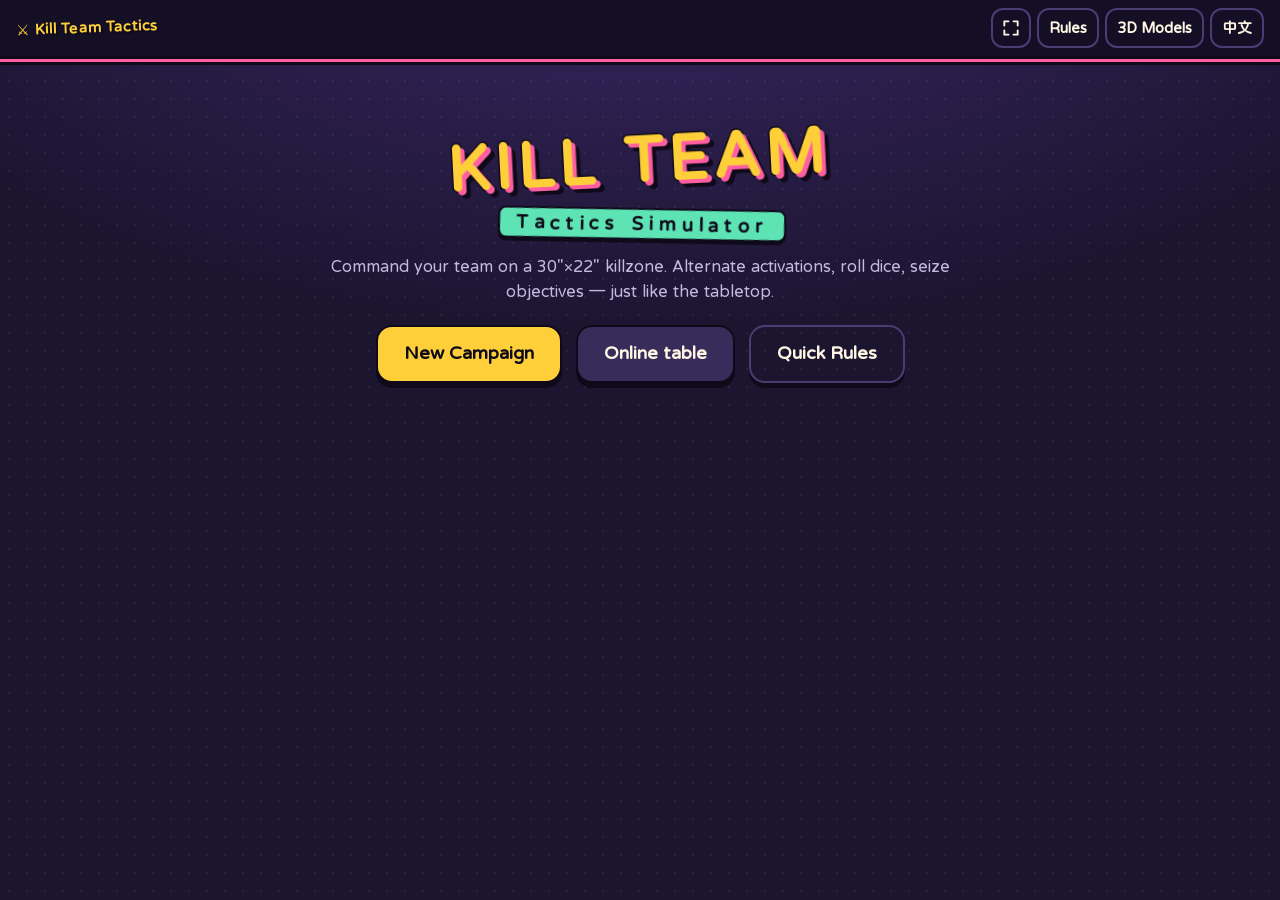
<file: index.html>
<!doctype html>
<html lang="zh-Hant">
<head>
  <meta charset="utf-8">
  <meta name="viewport" content="width=device-width, initial-scale=1, viewport-fit=cover">
  <meta name="theme-color" content="#140f24">
  <meta name="apple-mobile-web-app-capable" content="yes">
  <title>Kill Team Tactics</title>
  <link rel="manifest" href="manifest.webmanifest">
  <link rel="icon" href="icons/icon.svg" type="image/svg+xml">
  <link rel="apple-touch-icon" href="icons/icon.svg">
  <link rel="stylesheet" href="css/style.css">
  <link rel="stylesheet" href="css/online.css">
  <link rel="stylesheet" href="css/fun.css">
</head>
<body>
  <div id="app"></div>
  <div id="modal-root"></div>
  <script type="module" src="js/main.js"></script>
</body>
</html>
</file>
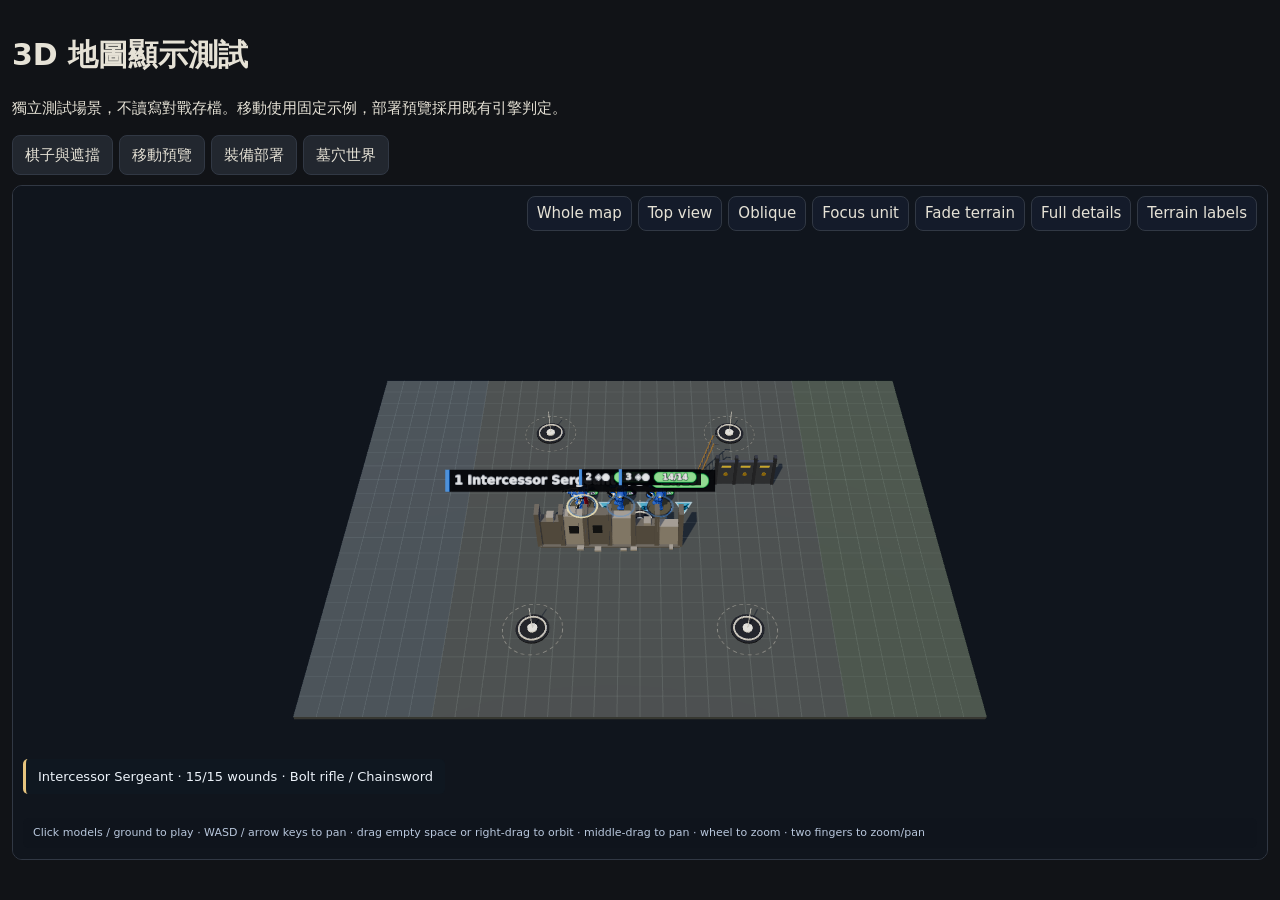
<file: tests/battle3d-display.html>
<!doctype html>
<meta charset="utf-8">
<meta name="viewport" content="width=device-width,initial-scale=1">
<title>3D 地圖顯示測試</title>
<link rel="stylesheet" href="../css/style.css">
<style>body{padding:12px}nav{display:flex;gap:6px;flex-wrap:wrap;margin-bottom:10px}.battle3d-stage{height:75vh}#result{padding:8px}</style>
<h1>3D 地圖顯示測試</h1>
<p>獨立測試場景，不讀寫對戰存檔。移動使用固定示例，部署預覽採用既有引擎判定。</p>
<nav><button id="units">棋子與遮擋</button><button id="move">移動預覽</button><button id="equipment">裝備部署</button><button id="tomb">墓穴世界</button></nav>
<div id="stage"></div><p id="result" role="status"></p>
<script type="module">
import {newGame, equipmentPlacement} from '../js/game.js';
import {renderBoard} from '../js/board.js';
import {battle3dMarkup,mountBattle3d,unmountBattle3d} from '../js/battle3d.js';
let g,ui,scenario;
const host=document.querySelector('#stage'),result=document.querySelector('#result');
function reset(kind){
  unmountBattle3d();scenario=kind;
  g=newGame({teams:['angels','kommandos'],ai:null,map:kind==='tomb'?'tombworld-1':'default'});
  g.phase='firefight';g.eqDeploy=null;g.ops=g.ops.slice(0,3);
  g.ops.forEach((o,i)=>Object.assign(o,{placed:true,x:12+i*2,y:10,wounds:o.maxW-(i===1?3:0)}));
  if(kind!=='tomb')g.terrain=[{x:10,y:12,w:7,h:.5,kind:'heavy'},{x:19,y:8,w:3,h:.5,kind:'light'}];
  g.markers=[{kind:'ladder',x:18,y:8,angle:90}];
  ui={sel:g.ops[0].uid};
  if(kind==='move'){ui.ring={x:12,y:10,r:6};ui.path={pts:[{x:12,y:10},{x:12,y:7},{x:15,y:7}],r:.63,len:6,ok:true};}
  if(kind==='equipment'){g.phase='deploy';g.eqDeploy={done:false,turn:0,queues:[[{type:'terrain',item:{kind:'light',w:3,h:.5,equip:0}}],[]]};}
  result.textContent='';render();
}
async function render(){host.innerHTML=battle3dMarkup(renderBoard(g,ui));await mountBattle3d(host.firstElementChild,g,ui,{
  measuring:()=>false,
  click(p,uid){if(scenario==='equipment'){const source=g.eqDeploy.queues[0][0];ui.equipmentPreview={source,p,angle:0,entry:equipmentPlacement(g,p,0)};result.textContent='預覽尚未放置：裝備佇列仍有 '+g.eqDeploy.queues[0].length+' 件。';}else ui.sel=uid||null;render();},
  hover(){},angle(angle){ui.equipmentPreview.angle=angle;render();},deploy(){}
});}
for(const id of ['units','move','equipment','tomb'])document.getElementById(id).onclick=()=>reset(id);
reset('units');
</script>
</file>
<file: css/style.css>
:root {
  --bg: #111317;
  --panel: #1a1e24;
  --panel2: #22272f;
  --line: #313844;
  --text: #e6e2d6;
  --muted: #9aa0a8;
  --brass: #c9a24a;
  --ok: #4fbf6a;
  --bad: #e0564f;
  --mat: #3a3f36;
  --grid: rgba(255, 255, 255, 0.07);
  --heavy: #23262b;
  --heavy-s: #5c6470;
  --light-t: rgba(170, 140, 90, 0.35);
  --light-s: rgba(200, 170, 110, 0.75);
  --obj: #d9d2bf;
  --obj-s: #111;
  color-scheme: dark;
}

* { box-sizing: border-box; }
html, body { margin: 0; height: 100%; }
body {
  background: var(--bg);
  color: var(--text);
  font: 15px/1.5 "Segoe UI", "Noto Sans TC", "Microsoft JhengHei", system-ui, sans-serif;
  -webkit-tap-highlight-color: transparent;
}
#app { min-height: 100%; display: flex; flex-direction: column; }

button {
  font: inherit; color: var(--text); background: var(--panel2); border: 1px solid var(--line);
  border-radius: 8px; padding: 8px 12px; cursor: pointer; transition: background .15s, border-color .15s;
}
button:hover:not(:disabled) { border-color: var(--brass); }
button:disabled { opacity: .4; cursor: not-allowed; }
button.primary { background: var(--brass); color: #16130c; border-color: var(--brass); font-weight: 600; }
button.primary:hover:not(:disabled) { filter: brightness(1.1); }
button.ghost { background: transparent; }
button.big { padding: 12px 22px; font-size: 1.05rem; }
button.wide { width: 100%; margin-top: 10px; }

/* ---------- header ---------- */
/* Three columns: brand + score on the left, the turn status exactly centred, buttons on the right. */
.top {
  display: grid; grid-template-columns: minmax(max-content, 1fr) minmax(300px, 760px) minmax(max-content, 1fr);
  align-items: center; gap: 12px; padding: 8px 16px;
  background: #0c0e11; border-bottom: 1px solid var(--line); position: sticky; top: 0; z-index: 5;
}
.topleft { display: flex; align-items: center; gap: 12px; min-width: 0; }
.brand { font-weight: 700; letter-spacing: .04em; color: var(--brass); cursor: pointer; white-space: nowrap; }
.topbtns { justify-self: end; display: flex; gap: 6px; }
.topbtns button { padding: 5px 10px; }
.topbtns .fsbtn { display: inline-flex; align-items: center; justify-content: center; min-width: 40px; height: 40px; padding: 0 8px; }
.game-settings { position: relative; flex-shrink: 0; }
.game-settings summary {
  display: flex; align-items: center; justify-content: center; width: 40px; height: 40px;
  border: 1px solid var(--line); border-radius: 8px; cursor: pointer; list-style: none;
}
.game-settings summary::-webkit-details-marker { display: none; }
.game-settings summary:hover, .game-settings[open] summary { border-color: var(--brass); color: var(--brass); }
.game-settings summary:focus-visible { outline: 2px solid var(--brass); outline-offset: 3px; }
.settings-menu {
  position: absolute; right: 0; top: calc(100% + 8px); width: 180px; padding: 8px;
  display: grid; gap: 4px; background: var(--panel); border: 1px solid var(--line);
  border-radius: 10px; box-shadow: 0 8px 24px #0008; z-index: 10;
}
.topbtns .settings-menu button { text-align: left; padding: 10px 12px; }
.settings-menu button:hover { background: var(--panel2); }

.scorebar { display: flex; align-items: center; gap: 10px; flex: 0 1 auto; justify-content: flex-start; min-width: 0; }
.turnstatus {
  min-width: 0; display: flex; align-items: stretch; overflow: hidden; border-radius: 12px;
  border: 1px solid color-mix(in srgb, var(--tc) 70%, transparent);
  background: linear-gradient(90deg, color-mix(in srgb, var(--tc) 26%, var(--panel)) 0%, var(--panel) 70%);
  box-shadow: 0 0 0 1px #0006 inset, 0 0 18px -6px var(--tc);
}
.turnstatus.flash { animation: tsflash 1.2s ease-out; }
@keyframes tsflash {
  0% { box-shadow: 0 0 0 2px var(--tc), 0 0 36px 4px var(--tc); transform: scale(1.02); }
  100% { box-shadow: 0 0 0 1px #0006 inset, 0 0 18px -6px var(--tc); transform: none; }
}
.tsbadge {
  flex: 0 0 auto; display: flex; flex-direction: column; align-items: center; justify-content: center; gap: 1px;
  min-width: 72px; padding: 6px 10px; background: color-mix(in srgb, var(--tc) 55%, #000); color: #fff;
}
.tsicon { font-size: 1.3rem; line-height: 1; }
.tsphase { font-weight: 700; font-size: .85rem; letter-spacing: .06em; }
.tsbadge small { font-size: .7rem; opacity: .85; white-space: nowrap; }
.tsbody { flex: 1; min-width: 0; padding: 6px 14px; display: flex; flex-direction: column; justify-content: center; text-align: center; }
.tswho, .tsdoing, .tslast { white-space: nowrap; overflow: hidden; text-overflow: ellipsis; }
.tswho { font-size: 1.15rem; font-weight: 700; color: var(--text); }
.tswho b { font-size: 1.25rem; }
.tsdoing { font-size: .95rem; color: var(--text); }
.tslast { font-size: .78rem; color: var(--muted); margin-top: 2px; }
@media (prefers-reduced-motion: reduce) { .turnstatus.flash { animation: none; } }
.score {
  border-left: 4px solid var(--tc); background: var(--panel); padding: 3px 10px; border-radius: 6px; min-width: 0;
}
.score.turn { box-shadow: 0 0 0 1px var(--tc), 0 0 14px -2px var(--tc); }
.sname { font-size: .8rem; color: var(--muted); white-space: nowrap; overflow: hidden; text-overflow: ellipsis; }
.sname small { display: block; font-size: .68rem; line-height: 1.2; overflow: hidden; text-overflow: ellipsis; }
.snums { display: flex; gap: 10px; font-size: .85rem; white-space: nowrap; }
.snums b { color: var(--text); font-size: 1rem; }
.tp { font-weight: 700; color: var(--brass); white-space: nowrap; }

/* ---------- home ---------- */
.home { padding: 24px 16px 48px; max-width: 1100px; margin: 0 auto; width: 100%; }
.hero { text-align: center; padding: 32px 0 24px; }
.hero h1 { font-size: clamp(2.2rem, 7vw, 4rem); margin: 0; letter-spacing: .12em; color: var(--brass); }
.hero h1 small { display: block; font-size: .35em; letter-spacing: .3em; color: var(--muted); }
.hero p { max-width: 620px; margin: 14px auto 22px; color: var(--muted); }
.herobtns { display: flex; gap: 10px; justify-content: center; flex-wrap: wrap; }
.teamgrid { display: grid; grid-template-columns: repeat(auto-fit, minmax(240px, 1fr)); gap: 14px; margin-top: 18px; }
.teamcard { background: var(--panel); border: 1px solid var(--line); border-top: 4px solid var(--tc); border-radius: 10px; padding: 14px; }
.teamcard h3 { margin: 0; }
.tag { color: var(--tc); font-size: .85rem; margin-bottom: 6px; }
.teamcard p { margin: 6px 0; font-size: .9rem; color: var(--muted); }
.rule { font-size: .88rem; color: var(--muted); }
.rule b { color: var(--text); }

/* ---------- setup ---------- */
.setup { padding: 16px; max-width: 1100px; margin: 0 auto; width: 100%; }
.picks { display: grid; grid-template-columns: 1fr 1fr; gap: 16px; }
.pick { background: var(--panel); border: 1px solid var(--line); border-radius: 10px; padding: 14px; }
.pick h3 { margin: 0 0 10px; }
.picklist { display: grid; gap: 8px; }
.teampick { text-align: left; display: flex; flex-direction: column; border-left: 4px solid var(--tc); }
.teampick span { font-size: .82rem; color: var(--muted); }
.teampick.on { background: color-mix(in srgb, var(--tc) 25%, var(--panel2)); border-color: var(--tc); }
.aitoggle { display: flex; gap: 8px; align-items: center; margin: 12px 0 4px; cursor: pointer; }
.roster { margin-top: 10px; border-top: 1px solid var(--line); padding-top: 8px; }
.rrow { display: flex; justify-content: space-between; gap: 8px; font-size: .88rem; padding: 2px 0; }
.stats { color: var(--muted); white-space: nowrap; }
.abilities { margin: 8px 0 0; padding-left: 18px; font-size: .8rem; color: var(--muted); }
.abilities b { color: var(--text); }
.missionbox { margin: 4px 0 6px; font-size: .82rem; color: var(--muted); }
.missionbox b { color: var(--brass); }
.missionpick { margin-bottom: 12px; }
.missionpick select, .bidinput { background: var(--panel2); color: var(--text); border: 1px solid var(--line); border-radius: 6px; padding: 6px; font: inherit; }
.missionpick select { width: 100%; }
.bidinput { width: 80px; }
.log li.npo { color: #c99be0; }
/* Turn banner over the map: slides in, holds, fades; never blocks clicks */
.turnanim { position: absolute; left: 0; right: 0; top: 16%; z-index: 4; pointer-events: none; display: flex; justify-content: center;
  animation: turnband 1.9s ease-in-out both; }
.turnanim > div { min-width: 60%; padding: 10px 28px; text-align: center; color: #fff;
  background: linear-gradient(90deg, transparent, color-mix(in srgb, var(--tc) 55%, #0b0e13) 18%, color-mix(in srgb, var(--tc) 55%, #0b0e13) 82%, transparent);
  border-top: 2px solid var(--tc); border-bottom: 2px solid var(--tc); text-shadow: 0 2px 10px rgba(0,0,0,.7); }
.turnanim b { display: block; font-size: clamp(1.4rem, 5.5vw, 2.6rem); letter-spacing: .14em; animation: turnword 1.9s ease-out both; }
.turnanim span { display: block; font-size: .95rem; opacity: .9; }
.turnanim.theirs > div { background: linear-gradient(270deg, transparent, color-mix(in srgb, var(--tc) 55%, #0b0e13) 18%, color-mix(in srgb, var(--tc) 55%, #0b0e13) 82%, transparent); }
.turnanim.theirs { animation-name: turnbandR; }
@keyframes turnband { 0% { opacity: 0; transform: translateX(-40%); } 18% { opacity: 1; transform: none; } 78% { opacity: 1; } 100% { opacity: 0; transform: translateX(8%); } }
@keyframes turnbandR { 0% { opacity: 0; transform: translateX(40%); } 18% { opacity: 1; transform: none; } 78% { opacity: 1; } 100% { opacity: 0; transform: translateX(-8%); } }
@keyframes turnword { 0% { letter-spacing: .6em; opacity: 0; } 22% { letter-spacing: .14em; opacity: 1; } 100% { letter-spacing: .14em; opacity: 1; } }
@media (prefers-reduced-motion: reduce) { .turnanim, .turnanim b { animation: none !important; } }
/* Victory / defeat banner over the map */
.endbanner { position: absolute; inset: 0; z-index: 5; display: flex; align-items: center; justify-content: center; cursor: pointer; border-radius: 10px;
  background: radial-gradient(circle at center, color-mix(in srgb, var(--tc) 38%, transparent), rgba(5,7,10,.78) 70%); animation: endfade .8s ease-out both; overflow: hidden; }
.endbanner.lose { background: radial-gradient(circle at center, rgba(0,0,0,.35), rgba(5,0,0,.86) 70%); backdrop-filter: grayscale(.9) brightness(.7); }
.endbanner.draw { background: radial-gradient(circle at center, rgba(201,162,74,.22), rgba(5,7,10,.8) 70%); }
.endtext { text-align: center; color: #fff; text-shadow: 0 2px 18px rgba(0,0,0,.8); padding: 0 12px; }
.endtext h1 { margin: 0; font-size: clamp(2.4rem, 9vw, 5.5rem); letter-spacing: .18em; padding-left: .18em; font-weight: 800; animation: endpop 1.1s cubic-bezier(.2, 1.4, .4, 1) .25s both; }
.endbanner.win h1 { background: linear-gradient(180deg, #fff6c8, #e0a93a); -webkit-background-clip: text; background-clip: text; color: transparent; text-shadow: none; filter: drop-shadow(0 3px 14px rgba(255,200,80,.6)); }
.endbanner.lose h1 { color: #d65b52; animation: endfall 1.2s cubic-bezier(.3, 0, .2, 1) .25s both, endshake .5s ease-in-out 1.4s 2; }
.endbanner.draw h1 { color: #e8dcb4; }
.endtext p { margin: .4rem 0 0; font-size: clamp(1rem, 3vw, 1.6rem); color: var(--tc); filter: brightness(1.5); animation: endfade .8s ease-out 1s both; }
.endtext small { display: block; margin-top: .3rem; font-size: 1rem; opacity: .85; animation: endfade .8s ease-out 1.3s both; }
.endtext em { display: block; margin-top: 1.2rem; font-style: normal; font-size: .8rem; opacity: .65; animation: endfade .8s ease-out 2s both; }
.endsparks { position: absolute; left: 50%; top: 50%; width: 0; height: 0; }
.endsparks i { position: absolute; left: 0; top: 0; width: 8px; height: 8px; margin: -4px; border-radius: 50%; background: var(--c); transform: rotate(var(--a)) translateX(0); opacity: 0;
  animation: endspark 1.6s ease-out var(--d) infinite; }
@keyframes endfade { from { opacity: 0; } to { opacity: 1; } }
@keyframes endpop { from { opacity: 0; transform: scale(.3); } to { opacity: 1; transform: scale(1); } }
@keyframes endfall { from { opacity: 0; transform: translateY(-120%) scale(1.4); } to { opacity: 1; transform: none; } }
@keyframes endshake { 0%, 100% { transform: translateX(0); } 25% { transform: translateX(-8px); } 75% { transform: translateX(8px); } }
@keyframes endspark { 0% { opacity: 1; transform: rotate(var(--a)) translateX(0) scale(1); } 100% { opacity: 0; transform: rotate(var(--a)) translateX(min(34vw, 260px)) scale(.3); } }
@media (prefers-reduced-motion: reduce) { .endbanner *, .endbanner { animation-duration: .01s !important; animation-iteration-count: 1 !important; animation-delay: 0s !important; } }
.gambit { margin: 10px 0; padding-top: 8px; border-top: 1px solid var(--line); }
.gambit label, .ffploys label { display: block; margin: 4px 0; }
.gambit label .hint, .ffploys label .hint { display: block; margin-left: 22px; }
.ffploys { margin: 8px 0; padding: 6px 8px; border-left: 3px solid var(--accent, #c9a227); background: rgba(201, 162, 39, .06); }
.ffploys h4 { margin: 0 0 4px; font-size: .9em; }
.ffploys label.off { opacity: .55; }
.gambit h4 { margin: 0 0 4px; }
.gambit select { width: 100%; background: var(--panel2); color: var(--text); border: 1px solid var(--line); border-radius: 6px; padding: 6px; font: inherit; }
.recentbox { margin: 6px 0 10px; padding: 6px 8px; border: 1px solid var(--line); border-radius: 8px; background: var(--panel2); }
.recent.now span:first-child::before { content: '▶ '; color: var(--brass); }
.pending { margin: 8px 0; padding: 10px; border: 1px solid var(--bad); border-radius: 8px; }
.pending h3 { margin: 0 0 6px; }
.pending .row { display: flex; gap: 8px; justify-content: flex-end; }
.teaminfo { display: grid; grid-template-columns: auto 1fr; gap: 2px 10px; margin: 6px 0 8px; font-size: .84rem; }
.teaminfo dt { color: var(--muted); }
.teaminfo dd { margin: 0; }
.tactics { margin-top: 10px; border-top: 1px solid var(--line); padding-top: 8px; }
.tactics h4 { margin: 0 0 6px; }
.tactics .row { display: flex; gap: 10px; flex-wrap: wrap; }
.tactics label { display: flex; flex-direction: column; gap: 3px; font-size: .82rem; color: var(--muted); flex: 1; min-width: 130px; }
.tactics label.equip-option { display: grid; grid-template-columns: 18px minmax(0, 1fr); column-gap: 8px; row-gap: 3px; align-items: start; margin: 10px 0; cursor: pointer; }
.equip-option input[type="checkbox"] { grid-column: 1; grid-row: 1; width: 16px; height: 16px; margin: 2px 0 0; }
.equip-option .equip-name { grid-column: 2; grid-row: 1; }
.equip-option .hint { grid-column: 2; grid-row: 2; }
.equipment-group { margin-top: 16px; padding-top: 12px; border-top: 1px solid var(--line, #343b46); }
.equipment-group h5 { margin: 0 0 10px; font-size: 1rem; }
.equipment-group h5 .hint { display: block; margin-top: 4px; font-size: .8rem; font-weight: normal; }
.ploypick { display: flex; flex-wrap: wrap; gap: 8px; align-items: flex-start; margin: 4px 0; }
.ploypick select { flex: 0 0 auto; max-width: 100%; }
.ploydesc { flex: 1 1 220px; min-width: 0; padding: 6px 10px; border-left: 4px solid var(--brass, #ffcf3a); border-radius: 6px; background: rgba(0, 0, 0, .2); font-size: .85rem; line-height: 1.45; color: var(--text); }
.ploydesc b { display: block; margin-bottom: 2px; }
.ploydesc .cp { margin-left: 6px; font-size: .78rem; color: var(--muted); }
.tactics select {background: var(--panel2); color: var(--text); border: 1px solid var(--line); border-radius: 6px; padding: 6px; font: inherit; }
.setupbar { display: flex; justify-content: space-between; margin-top: 16px; }

/* ---------- game ---------- */
.boardviewbar { display: flex; align-items: center; gap: 7px; margin: 0 0 8px; flex-wrap: wrap; }
.boardviewbar .on { border-color: var(--accent, #d6ad65); color: #ffe09b; background: #353124; }
.battle3d-stage { position: relative; width: 100%; height: min(70vh, 780px); min-height: 380px; background: #10151d; border: 1px solid var(--line); border-radius: 10px; overflow: hidden; }
.battle3d-source { display: none; }
.battle3d-host, .battle3d-canvas { width: 100%; height: 100%; display: block; }
.battle3d-canvas { touch-action: none; outline-offset: -3px; }
.battle3d-tools { position: absolute; top: 10px; right: 10px; left: 10px; display: flex; gap: 6px; flex-wrap: wrap; justify-content: flex-end; pointer-events: none; }
.battle3d-tools button { pointer-events: auto; } /* (the gaps between buttons still let you drag the view) */
.battle3d-context { pointer-events: none; position: absolute; left: 10px; right: 10px; bottom: 65px; width: fit-content; max-width: calc(100% - 20px); padding: 8px 12px; border-left: 3px solid #e6c47e; border-radius: 5px; background: #101821ed; color: #edf3fa; font-size: 13px; }
.battle3d-tools button { padding: 5px 9px; background: #151d2ce8; }
.battle3d-tools .on { color: #ffe09b; border-color: #ffe09b; }
.battle3d-hint { pointer-events: none; position: absolute; left: 10px; right: 10px; bottom: 0; padding: 7px 10px; background: #10151dd9; color: #b8c7dc; font-size: 11px; border-radius: 6px; }
.battle3d-status { position: absolute; z-index: 5; left: 10px; top: 45px; max-width: calc(100% - 20px); padding: 9px 12px; color: #fff; background: #172337ed; border-radius: 6px; }
@media(max-width: 650px) { .battle3d-stage { height: 60vh; min-height: 330px; } .battle3d-tools { right: 5px; top: 5px; gap: 3px; } }
.game { flex: 1; display: grid; grid-template-columns: 1fr 360px; gap: 12px; padding: 12px; min-height: 0; }
.boardwrap { min-width: 0; display: flex; align-items: flex-start; justify-content: center; }
#board { width: 100%; height: auto; max-height: calc(100vh - 90px); background: #0c0e11; border-radius: 10px; user-select: none; touch-action: manipulation; }
#board .mat { fill: var(--mat); }
#board .cover-range { fill: none; stroke: #9edbd2; stroke-width: .045; stroke-dasharray: .22 .16; opacity: .35; pointer-events: none; }
#terrain-hover { position: fixed; z-index: 1000; pointer-events: none; max-width: min(340px, calc(100vw - 16px)); padding: 10px 12px; border: 1px solid var(--line); border-radius: 8px; background: var(--panel); color: var(--text); font-size: .85rem; box-shadow: 0 4px 16px #0008; }
#terrain-hover div { margin-top: 5px; color: var(--muted); }
#board .heavy { fill: var(--heavy); stroke: var(--heavy-s); stroke-width: .06; }
#board .light { stroke: var(--light-s); stroke-width: .04; }
#board .wire { fill: none; stroke: #b9b2a0; stroke-width: .07; stroke-dasharray: .18 .1; }
#board .objtxt { font-size: .45px; font-weight: 700; text-anchor: middle; fill: #111; }
#board .objbadge { font-size: .34px; font-weight: 700; text-anchor: middle; fill: var(--obj); paint-order: stroke; stroke: rgba(0,0,0,.65); stroke-width: .08px; }
#board .op { cursor: pointer; }
#board.deploy .op.mine { cursor: grab; touch-action: none; }
#board .equipment-rotate-handle { cursor: grab; touch-action: none; pointer-events: all; }
#board .equipment-rotate-handle:hover { fill: #fff; stroke: #37d995; }
#board .equipment-rotate-handle:active { cursor: grabbing; }
#board .op.dragging { cursor: grabbing; opacity: .85; }
#board .op .base { stroke: #0b0b0b; stroke-width: .07; }
#board .op .base.conceal { stroke: #fff; stroke-dasharray: .15 .1; stroke-width: .06; }
#board .op.spent .base { opacity: .45; }
.operative-tokens { pointer-events: none; }
.order-token { --token-color: #ec8a30; --token-edge: #ffe1ae; --token-ink: #24180d; }
.order-token.conceal { --token-color: #439fc4; --token-edge: #b5e6ff; --token-ink: #071b2a; }
.order-token.expended { --token-color: #47362a; --token-edge: #d38343; --token-ink: #f5b578; }
.order-token.conceal.expended { --token-color: #203e51; --token-edge: #5caccb; --token-ink: #a8e0f4; }
.counteract-token { --token-color: #e7dbc3; --token-edge: #93836c; --token-ink: #28231d; }
.crossfire-token { --token-color: #7a5aa6; --token-edge: #d9c6f5; --token-ink: #fff; }
.token-num { font-size: .38px; font-weight: 800; fill: var(--token-ink); }
.token-face { fill: var(--token-color); stroke: var(--token-edge); stroke-width: .055; stroke-linejoin: round; }
.token-symbol { fill: none; stroke: var(--token-ink); stroke-width: .055; stroke-linecap: round; stroke-linejoin: round; }
.token-used { fill: none; stroke: #fff2d6; stroke-width: .075; stroke-linecap: round; stroke-linejoin: round; }
.token-legend { display: flex; flex-wrap: wrap; gap: 8px 14px; padding: 8px 4px; color: var(--muted); font-size: .78rem; }
.token-key { display: inline-flex; align-items: center; gap: 5px; }
.token-key svg { width: 22px; height: 22px; overflow: visible; }
#board .optxt { font-size: .48px; font-weight: 700; text-anchor: middle; fill: #fff; pointer-events: none; paint-order: stroke; stroke: rgba(0,0,0,.6); stroke-width: .06px; }
/* Health tag above each base: heart badge in the team colour, wounds left as a bar with the number. */
#board .hptag { pointer-events: none; }
#board .hp-bg { fill: #1a1226; }
#board .hp-fill { fill: #4fd16a; }
#board .hptag.inj .hp-fill { fill: #ff4d4d; }
#board .hp-edge { fill: none; stroke: #0e0a1a; stroke-width: .05; }
#board .hp-badge { stroke: #0e0a1a; stroke-width: .05; }
#board .hp-heart { fill: #fff; stroke: #0e0a1a; stroke-width: .025; }
#board .hp-num { font-size: .27px; font-weight: 900; text-anchor: middle; fill: #fff; paint-order: stroke; stroke: #0e0a1a; stroke-width: .07px; stroke-linejoin: round; }
#board .hp-max { font-size: .18px; fill: #e6dcff; }
#board .badge { font-size: .42px; fill: #fff; text-anchor: middle; pointer-events: none; }
#board .mark { fill: #ff3b30; stroke: #fff; stroke-width: .04; }
#board .poisontok { fill: #8fd14f; stroke: #1b1b1b; stroke-width: .04; }
#board .marktxt { font-size: .3px; font-weight: 700; text-anchor: middle; fill: #fff; pointer-events: none; }
#board .selRing { fill: none; stroke: #fff; stroke-width: .07; opacity: .8; }
#board .activeRing { fill: none; stroke: var(--brass); stroke-width: .1; }
#board .op.victor .base { animation: victor 1.4s ease-in-out infinite; }
#board .op.vanquished { opacity: .4; filter: grayscale(1); }
@keyframes victor { 0%, 100% { filter: drop-shadow(0 0 .1px #ffe08a); } 50% { filter: drop-shadow(0 0 .45px #ffe08a); } }
#board .trailg.old { opacity: .3; }
#board .trailg.latest .trail { stroke-width: .14; opacity: 1; }
#board .trailtxt { font-size: .5px; text-anchor: middle; fill: #fff; font-weight: 700; paint-order: stroke; stroke: #000; stroke-width: .1px; }
#board .optag rect { fill: rgba(10,12,16,.88); stroke: var(--brass); stroke-width: .05; }
#board .optag text { font-size: .46px; font-weight: 700; text-anchor: middle; fill: #fff; }
#board .optag.atk rect { stroke: #ff6a5a; } #board .optag.tgtt rect { stroke: #ff3b30; fill: rgba(60,10,10,.9); }
#board .optag.peekt rect { stroke: #7fe3ff; }
#board .peekMark { fill: none; stroke: #7fe3ff; stroke-width: .09; pointer-events: none; animation: pulse 1.1s ease-in-out infinite; }
#board .op.linked { filter: drop-shadow(0 0 .35px #7fe3ff) drop-shadow(0 0 .2px #7fe3ff); }
#board .atkRing { fill: none; stroke: #ff6a5a; stroke-width: .12; }
#board .tgtRing { fill: rgba(255,59,48,.14); stroke: #ff3b30; stroke-width: .12; stroke-dasharray: .25 .12; animation: pulse 1s ease-in-out infinite; }
#board .activeRing.pulse { animation: pulse 1.2s ease-in-out infinite; }
#board .lastRing { fill: none; stroke-width: .07; stroke-dasharray: .2 .12; opacity: .9; }
#board .mmarker { fill: #1d2430; stroke-width: .07; }
#board .mmarktxt { font-size: .45px; text-anchor: middle; fill: #f0d27a; }
#board .carrytxt { font-size: .38px; fill: #f0d27a; paint-order: stroke; stroke: #000; stroke-width: .06px; }
#board .pechra { fill: rgba(255,255,255,.05); stroke-width: .05; stroke-dasharray: .15 .1; }
#board .pechratxt { font-size: .6px; text-anchor: middle; }
#board .smoke { fill: rgba(200, 200, 210, .35); stroke: rgba(230, 230, 240, .6); stroke-width: .05; }
#board .reanim { fill: rgba(80, 220, 120, .18); stroke-width: .08; }
#board .reanimtxt { font-size: 1px; text-anchor: middle; fill: #7dffa8; }
#board .killmark circle { fill: none; stroke: #ff3b30; stroke-width: .05; }
#board .killmark line { stroke: #ff3b30; stroke-width: .06; }
#board .los { stroke: var(--bad); stroke-width: .08; stroke-dasharray: .35 .15; }
#board .losfill { fill: rgba(255, 93, 93, .12); stroke: none; }
#board .losedge { stroke: var(--bad); stroke-width: .07; stroke-dasharray: .3 .12; }
#board .losorigin { fill: #fff; stroke: var(--bad); stroke-width: .05; }
#board .lospart { fill: rgba(190, 190, 200, .55); stroke: #fff; stroke-width: .04; }
#board .lospart.cover { fill: rgba(90, 209, 255, .7); stroke: #5ad1ff; }
#board .lospart.obsc { fill: rgba(255, 150, 50, .75); stroke: #ff9632; }
#board .tgt { fill: rgba(224, 86, 79, .18); stroke: var(--bad); stroke-width: .08; animation: pulse 1s ease-in-out infinite; }
#board .tgt.cover { stroke-dasharray: .2 .1; }
#board .tgt.obscured { stroke-dasharray: .08 .12; }
#board .badge.obs { font-size: .55px; fill: #cfd6e4; }
#board .ring { fill: rgba(201, 162, 74, .07); stroke: var(--brass); stroke-width: .04; stroke-dasharray: .25 .15; }
#board .path { fill: none; stroke-width: .09; stroke-linejoin: round; stroke-dasharray: .3 .12; }
#board .path.ok, #board .ghost.ok { stroke: var(--ok); }
#board .path.bad, #board .ghost.bad { stroke: var(--bad); }
#board .ghost { fill: rgba(255,255,255,.12); stroke-width: .07; }
#board .move-anchor { fill: #ffe08a; stroke: #1b1f27; stroke-width: .05; } /* the point of the base a move starts from */
#board .pathlen { font-size: .5px; text-anchor: middle; fill: #fff; font-weight: 700; paint-order: stroke; stroke: #000; stroke-width: .08px; }
#board .placement-block, #board .placement-edge { fill: rgba(255, 80, 80, .12); stroke: #ff6969; stroke-width: .12; stroke-dasharray: .2 .1; }
#board .placement-edge { fill: none; }
#board .placement-base { fill: rgba(255, 80, 80, .24); stroke: #ff6969; stroke-width: .12; }
#board .placement-cross { fill: none; stroke: #fff; stroke-width: .1; stroke-linecap: round; }
#board .placement-label { fill: #ffb5b5; }
.placement-warning { padding: .7rem .8rem; border: 1px solid var(--bad); border-radius: .5rem; background: rgba(255, 80, 80, .08); }
.placement-warning strong { color: #ffb5b5; }
.placement-warning p { margin: .35rem 0 0; }
@keyframes pulse { 50% { opacity: .45; } }
#board .trail { stroke-width: .1; stroke-dasharray: .3 .15; opacity: .9; }
#board .trailghost { fill: none; stroke-width: .06; stroke-dasharray: .15 .1; opacity: .7; }
#board .mline { fill: none; stroke: #5ad1ff; stroke-width: .07; stroke-dasharray: .25 .12; stroke-linejoin: round; }
#board .mpt { fill: #5ad1ff; }
#board .mpt.snap { fill: none; stroke: #5ad1ff; stroke-width: .07; }
#board .mseg, #board .mtotal { text-anchor: middle; font-weight: 700; fill: #fff; paint-order: stroke; stroke: #06202b; stroke-width: .1px; }
#board .mseg { font-size: .42px; fill: #bfefff; }
#board .mtotal { font-size: .6px; }
#board .mhint { font-size: .38px; text-anchor: middle; fill: #5ad1ff; }

.boardbox { position: relative; width: 100%; }
.boardtools { display: flex; align-items: center; justify-content: flex-end; gap: 6px; flex-wrap: wrap; margin-top: 6px; }
.boardtools button { padding: 8px 12px; min-height: 40px; }
.boardtools.on { justify-content: space-between; background: rgba(90, 209, 255, .08); border: 1px solid #5ad1ff; border-radius: 10px; padding: 6px 8px; }
.boardtools.on span { color: #5ad1ff; font-size: .9rem; flex: 1 1 100%; }
.boardtools.on span b { color: #fff; font-size: 1.1rem; }
.boardtools.on span small { color: var(--muted); }
.boardtools.on button { flex: 1; }
@media (min-width: 600px) { .boardtools.on span { flex: 1 1 auto; } .boardtools.on button { flex: 0 0 auto; } }
/* Shot analyser (🎯): board overlay + step-by-step panel */
#board .sg-cone { fill: rgba(255, 255, 255, .13); stroke: #fff; stroke-width: .04; stroke-dasharray: .18 .1; }
#board .sg-part { fill: rgba(190, 190, 200, .55); stroke: #fff; stroke-width: .05; }
#board .sg-part.sg-cover { fill: rgba(90, 209, 255, .7); stroke: #5ad1ff; }
#board .sg-part.sg-obsc { fill: rgba(255, 150, 50, .75); stroke: #ff9632; }
#board .sg-ring { fill: none; stroke: #ff9632; stroke-width: .05; stroke-dasharray: .2 .12; }
#board .sg-origin { fill: #fff; stroke: #000; stroke-width: .04; }
#board .sg-shooter { fill: none; stroke: #5ad1ff; stroke-width: .1; }
#board .sg-target { fill: none; stroke-width: .1; }
#board .sg-target.ok { stroke: #62e38c; } #board .sg-target.bad { stroke: #ff5d5d; }
#board .sg-noline { stroke: #ff5d5d; stroke-width: .07; stroke-dasharray: .25 .15; }
#board .sg-block { fill: rgba(255, 93, 93, .45); stroke: #ff5d5d; stroke-width: .08; }
.boardtools.sighttools select { min-height: 40px; max-width: 100%; }
.boardtools.sighttools .sv-ok { color: var(--ok, #62e38c); } .boardtools.sighttools .sv-bad { color: var(--bad, #ff5d5d); }
.boardtools .sweapon { color: var(--muted); }
.sightlegend { flex: 1 1 100%; display: flex; flex-wrap: wrap; gap: 4px 12px; font-size: .78rem; color: var(--muted); }
.boardtools.on .sightlegend span { flex: 0 0 auto; color: var(--muted); font-size: .78rem; }
.sightlegend span::before { content: ''; display: inline-block; width: 12px; height: 12px; margin-right: 4px; vertical-align: -2px; border-radius: 3px; border: 1px solid #fff; }
.sightlegend .lg-cone::before { background: rgba(255, 255, 255, .2); border-style: dashed; }
.sightlegend .lg-cover::before { background: #5ad1ff; } .sightlegend .lg-obsc::before { background: #ff9632; } .sightlegend .lg-plain::before { background: #bebec8; }
.sightsteps { flex: 1 1 100%; margin: 4px 0 0; padding: 0; list-style: none; display: grid; gap: 6px; text-align: left; }
.sightsteps li { background: rgba(0, 0, 0, .18); border-left: 4px solid var(--muted); border-radius: 6px; padding: 6px 8px; font-size: .86rem; line-height: 1.45; }
.sightsteps li b { display: block; margin-bottom: 2px; }
.boardtools.on .sightsteps li span, .shotwhy .sightsteps li span { display: block; flex: none; color: var(--text); font-size: .86rem; }
.sightsteps li a { font-size: .8rem; color: #5ad1ff; }
.sightsteps li.st-ok { border-left-color: #62e38c; } .sightsteps li.st-bad { border-left-color: #ff5d5d; }
.sightsteps li.st-warn { border-left-color: #5ad1ff; } .sightsteps li.st-info { border-left-color: #bebec8; }
.sightnote { flex: 1 1 100%; margin: 2px 0 0; font-size: .75rem; color: var(--muted); }
.sightnote a { color: #5ad1ff; }
.shotwhy { margin: 6px 0; padding: 6px 8px; border: 1px solid var(--bad, #ff5d5d); border-radius: 8px; background: rgba(255, 80, 80, .07); }
.shotwhy h4 { margin: 0 0 4px; }
.shotwhy button { margin-top: 6px; width: 100%; }
.inspect { position: absolute; width: min(300px, 64%); max-height: 94%; overflow-y: auto; z-index: 3; border-radius: 10px; box-shadow: 0 6px 24px rgba(0,0,0,.6); }
.inspect.left { left: 8px; } .inspect.right { right: 8px; }
.inspect.top { top: 8px; } .inspect.bottom { bottom: 8px; }
.inspect .datacard { padding: 10px; font-size: .85rem; background: color-mix(in srgb, var(--panel) 94%, transparent); }
.inspect .datacard h3 { font-size: .9rem; }
.inspect table.weapons { font-size: .78rem; }
.cardtop { display: flex; justify-content: space-between; align-items: center; margin: -2px 0 4px; }
.cardtop .who { font-size: .72rem; color: var(--tc); font-weight: 700; letter-spacing: .04em; }
.cardtop .close { padding: 0 8px; line-height: 1.6; }

.panel { display: flex; flex-direction: column; gap: 10px; min-width: 0; max-height: calc(100vh - 80px); overflow-y: auto; }
.card { background: var(--panel); border: 1px solid var(--line); border-radius: 10px; padding: 12px; }
.card h2 { font-size: 1.05rem; margin: 0 0 6px; }
.card h3 { font-size: .95rem; margin: 0 0 6px; }
.card h3 small { color: var(--muted); font-weight: 400; font-size: .8rem; }
.hint { color: var(--muted); font-size: .88rem; margin: 6px 0; }
.small { font-size: .8rem; }
.ok { color: var(--ok); margin: 4px 0; }
.bad { color: var(--bad); margin: 4px 0; }
.row { display: flex; gap: 8px; flex-wrap: wrap; margin-top: 8px; }
.row > button { flex: 1; }
.cp { font-size: .75rem; color: var(--brass); margin-left: 4px; }
.turnbanner { border-top: 4px solid var(--tc); }
.activehead { display: flex; justify-content: space-between; align-items: center; margin: 6px 0; }
.ap { color: var(--brass); letter-spacing: 2px; }
.orders { display: grid; grid-template-columns: 1fr 1fr; gap: 6px; }
.orders .on { background: color-mix(in srgb, var(--brass) 30%, var(--panel2)); border-color: var(--brass); }
.actions { display: grid; grid-template-columns: 1fr 1fr; gap: 6px; margin-top: 8px; }
.readylist { display: flex; flex-wrap: wrap; gap: 6px; }
.readylist button { padding: 5px 8px; font-size: .85rem; }
.readylist small { color: var(--muted); }
.mode { border: 1px dashed var(--brass); border-radius: 8px; padding: 8px 10px; margin-top: 8px; }
.weapon { width: 100%; text-align: left; display: flex; flex-direction: column; margin-top: 6px; }
.wstats { color: var(--brass); font-size: .85rem; }
.wrules { color: var(--muted); font-size: .75rem; }

.ploys { border-left: 3px solid var(--tc); padding-left: 10px; margin: 10px 0; }
.ploy { width: 100%; text-align: left; margin-top: 6px; display: block; }
.ploy small { display: block; color: var(--muted); }
.ploy.on { border-color: var(--ok); }

.datacard { border-top: 3px solid var(--tc); }
.statline { display: grid; grid-template-columns: repeat(4, 1fr); gap: 4px; text-align: center; }
.statline div { background: var(--panel2); border-radius: 6px; padding: 4px 0; }
.statline span { display: block; font-size: .65rem; color: var(--muted); letter-spacing: .08em; }
.statline b { font-size: 1.05rem; }
.flags { display: flex; flex-wrap: wrap; gap: 4px; margin-top: 6px; }
.flag { font-size: .75rem; padding: 1px 7px; border-radius: 999px; background: var(--panel2); border: 1px solid var(--line); }
.flag.inj { border-color: var(--bad); color: var(--bad); }
.flag.mk { border-color: #ff3b30; }
.flag.poison { border-color: #8fd14f; color: #8fd14f; }
table.weapons, table.final { width: 100%; border-collapse: collapse; margin-top: 8px; font-size: .85rem; }
table.weapons th, table.final th { color: var(--muted); font-weight: 400; font-size: .75rem; text-align: center; }
table.weapons td, table.final td { padding: 4px 2px; border-top: 1px solid var(--line); text-align: center; }
table.weapons td:first-child, table.final td:first-child { text-align: left; }

.log ol { list-style: none; margin: 0; padding: 0; max-height: 220px; overflow-y: auto; font-size: .8rem; }
.log li { padding: 3px 0; border-bottom: 1px solid rgba(255,255,255,.04); color: var(--muted); }
.log li.tp { color: var(--brass); font-weight: 600; }
.log li.kill { color: var(--bad); }
.log li.side0, .log li.side1 { color: var(--text); }

/* ---------- replay ---------- */
.replayctl { border-top: 3px solid var(--brass); }
.replayctl h2 small { display: block; font-size: .8rem; color: var(--muted); font-weight: 400; }
.rstep { font-size: .9rem; color: var(--muted); }
.rstep b { color: var(--text); font-size: 1.1rem; }
.rseek { width: 100%; margin: 10px 0 6px; accent-color: var(--brass); }
.rbtns { display: grid; grid-template-columns: repeat(5, 1fr); gap: 6px; }
.rbtns button { padding: 8px 0; min-height: 40px; }
.rlines { list-style: none; margin: 0; padding: 0; font-size: .88rem; }
.rlines li { padding: 3px 0; border-bottom: 1px solid rgba(255,255,255,.05); }
.rlines li.note { color: var(--muted); font-style: italic; }
.rlines li.tp { color: var(--brass); font-weight: 600; }
.rlines li.kill { color: var(--bad); }
.rdice { margin-top: 10px; border-top: 1px dashed var(--line); padding-top: 8px; }
.rdice h2 { font-size: .95rem; }
.history { margin: 8px 0 18px; }
.history h2 { font-size: 1.1rem; color: var(--brass); }
.hrow { display: flex; align-items: center; gap: 8px; background: var(--panel); border: 1px solid var(--line); border-radius: 10px; padding: 10px 12px; margin-bottom: 8px; }
.hrow > div { flex: 1; min-width: 0; }
.hrow small { display: block; color: var(--muted); }
@media (max-width: 600px) { .hidesm { display: none; } }

/* ---------- modal ---------- */
.modal { position: fixed; inset: 0; background: rgba(0,0,0,.6); display: flex; align-items: center; justify-content: center; padding: 16px; z-index: 20; }
.dialog { background: var(--panel); border: 1px solid var(--line); border-radius: 12px; padding: 18px; width: min(520px, 100%); max-height: 90vh; overflow-y: auto; }
.dialog h2 { margin: 0 0 8px; }
.dialog.help { width: min(720px, 100%); }
.dialog.help h3 { color: var(--brass); margin: 16px 0 6px; }
.dialog.help table { border-collapse: collapse; width: 100%; font-size: .9rem; }
.dialog.help td { border-top: 1px solid var(--line); padding: 5px 6px; vertical-align: top; }
.dialog.help td:first-child { white-space: nowrap; color: var(--brass); }
.dicerow { display: flex; align-items: center; flex-wrap: wrap; gap: 5px; margin: 10px 0; }
.dicerow label { width: 100%; font-size: .8rem; color: var(--muted); }
.dicerow em { font-style: normal; font-size: .82rem; color: var(--muted); margin-left: 6px; }
.die {
  width: 36px; height: 36px; display: inline-flex; align-items: center; justify-content: center; border-radius: 7px;
  font-weight: 700; font-size: 1.1rem; background: #2c3139; color: #777; border: 2px solid #3a404a;
  animation: roll .35s ease-out both;
}
.die.norm { background: #e8e3d4; color: #1b1b1b; border-color: #fff; }
.die.crit { background: var(--brass); color: #1b1b1b; border-color: #ffe08a; box-shadow: 0 0 10px rgba(201,162,74,.6); }
.die.rr { outline: 2px dotted #8ab4ff; outline-offset: 1px; }
.oplist { display: flex; flex-wrap: wrap; gap: 6px; margin: 8px 0; }
.oplist button { font-size: .85rem; padding: 5px 9px; }
.oplist button.on { outline: 2px solid var(--brass); }
.die.dropped { opacity: .45; text-decoration: line-through; }
.diebtn { background: none; border: 0; padding: 0; cursor: pointer; }
.diebtn:disabled { cursor: default; opacity: .6; }
.diebtn:not(:disabled):hover .die { outline: 2px solid var(--brass); }
.die.rend { outline: 2px solid #e0564f; outline-offset: 1px; }
.dialog h3.sub { margin: 14px 0 0; padding-top: 10px; border-top: 1px solid var(--line); font-size: .95rem; }
.die.cover { font-size: .9rem; }
/* Staged reveal: each die appears in turn after the row's base delay, then the counts and outcome fade in. */
.dialog .die { animation-delay: calc(var(--base, 0s) + var(--i, 0) * .3s); }
.reveal { animation: reveal .5s ease-out both; animation-delay: var(--base, 0s); }
@keyframes reveal { from { opacity: 0; visibility: hidden; transform: translateY(4px); } to { opacity: 1; visibility: visible; transform: none; } }
.noanim .die, .noanim .reveal { animation: none !important; }
@keyframes roll { from { transform: rotate(-120deg) scale(.4); opacity: 0; } }
.outcome { background: var(--panel2); border-radius: 8px; padding: 10px; margin-top: 10px; }
.outcome b { color: var(--brass); font-size: 1.2rem; }
.steps { font-size: .88rem; padding-left: 20px; }
.still .die { animation: none; }
.die.small { width: 26px; height: 26px; font-size: .85rem; animation: none; }
.fsides { display: grid; grid-template-columns: 1fr 1fr; gap: 8px; }
.fside { background: var(--panel2); border-radius: 8px; padding: 8px; border-top: 3px solid var(--tc); }
.fside.now { box-shadow: 0 0 0 2px var(--tc); }
.fhead small { display: block; color: var(--muted); }
.fside .dicerow { margin: 6px 0; }
.fside .die { width: 30px; height: 30px; font-size: .95rem; }
.remain, .wounds { font-size: .82rem; color: var(--muted); display: flex; align-items: center; gap: 4px; flex-wrap: wrap; margin-top: 4px; }
.fopts { display: grid; gap: 6px; }
@media (max-width: 480px) { .fsides { grid-template-columns: 1fr; } }

/* ---------- responsive ---------- */
@media (max-width: 900px) {
  .game { grid-template-columns: 1fr; padding: 8px; }
  .panel { max-height: none; }
  #board { max-height: none; }
  .picks { grid-template-columns: 1fr; }
  .top { display: flex; flex-wrap: wrap; padding: 6px 10px; }
  .topleft { display: contents; }
  .topbtns { margin-left: auto; }
  .scorebar { order: 3; width: 100%; flex-basis: 100%; }
  .turnstatus { order: 4; flex-basis: 100%; }
  .tswho, .tsdoing { white-space: normal; }
  .brand span { display: none; }
}
#board .matrix { stroke-width: .79; stroke-opacity: .28; stroke-linecap: round; }
.role-glyph { pointer-events: none; }
.role-glyph .rg-fill { fill: #fff; stroke: rgba(0,0,0,.55); stroke-width: var(--rgw); paint-order: stroke; stroke-linejoin: round; }
.role-glyph .rg-line { fill: none; stroke: #fff; stroke-width: var(--rgw); stroke-linecap: round; }
.role-key .rk-bg { fill: #3a4048; }
#board .opnum { font-size: .27px; font-weight: 900; text-anchor: middle; fill: #fff; pointer-events: none; paint-order: stroke; stroke: rgba(0,0,0,.8); stroke-width: .09px; stroke-linejoin: round; }
.role-legend { padding-top: 0; }
.role-key { width: 18px; height: 18px; overflow: visible; }

/* ---------- operative lists beside the board ---------- */
.boardwrap { gap: 8px; }
.boardcol { flex: 1; min-width: 0; }
.oproster { flex: none; width: 168px; display: flex; flex-direction: column; gap: 4px; max-height: calc(100vh - 90px); overflow-y: auto; }
.oproster h4 { margin: 0 0 2px; padding: 4px 6px; font-size: .8rem; border-left: 4px solid var(--tc); color: var(--text, #e8e8e8); }
.oproster h4 small { color: var(--muted); font-weight: 400; }
.opchip { display: flex; align-items: center; gap: 6px; width: 100%; padding: 4px 6px; text-align: left; border-radius: 8px; background: #1b1f25; border: 1px solid #2c323a; color: inherit; font: inherit; cursor: pointer; }
.opchip:hover { border-color: var(--tc); }
.opchip.sel { border-color: var(--tc); box-shadow: 0 0 0 1px var(--tc) inset; }
.opchip.linked { border-color: #7fe3ff; background: #1f2a33; }
.opchip.active { border-color: #f0c040; box-shadow: 0 0 0 1px #f0c040 inset; }
.opchip.spent { opacity: .62; }
/* Incapacitated (殘廢): red, struck through. */
.opchip.dead { background: #2b1416; border-color: #7a2a2f; }
.opchip.dead .chip-name, .opchip.dead .chip-sub .st { color: #ff6b6b; text-decoration: line-through; text-decoration-thickness: 2px; }
.opchip.dead .chip-icon { opacity: .55; }
.chip-icon { width: 24px; height: 24px; flex: none; overflow: visible; }
.chip-main { display: flex; flex-direction: column; gap: 2px; min-width: 0; flex: 1; }
.chip-name { font-size: .74rem; white-space: nowrap; overflow: hidden; text-overflow: ellipsis; }
.chip-bar { height: 4px; border-radius: 2px; background: rgba(255,255,255,.12); overflow: hidden; }
.chip-bar i { display: block; height: 100%; background: var(--ok); }
.chip-bar i.inj { background: var(--bad); }
.chip-sub { font-size: .66rem; color: var(--muted); display: flex; flex-wrap: wrap; gap: 3px; align-items: center; }
.chip-sub .st { color: inherit; font-weight: 700; }
.opchip.active .chip-sub .st { color: #f0c040; }
.chip-sub .tag { padding: 0 4px; border-radius: 4px; background: rgba(255,255,255,.08); }
.chip-sub .tag.engage { color: #ec8a30; }
.chip-sub .tag.conceal { color: #6cc0e4; }
.chip-sub .tag.inj { color: var(--bad); background: rgba(220,80,80,.15); }
@media (max-width: 1250px) { .oproster { width: 140px; } }
@media (max-width: 900px) {
  .boardwrap { flex-wrap: wrap; }
  .boardcol { flex-basis: 100%; order: -1; }
  /* Phones: a compact grid (icon, number, wound bar; dimmed = expended, struck = down) — tap for the datacard. */
  .oproster { width: 100%; max-height: none; flex-direction: row; flex-wrap: wrap; }
  .oproster h4 { flex-basis: 100%; }
  .opchip { width: calc(20% - 4px); flex-direction: column; gap: 2px; padding: 4px 2px; text-align: center; }
  .opchip .nm, .opchip .chip-sub { display: none; }
  .chip-main { width: 100%; }
  .chip-name { font-size: .72rem; }
}
#board .inspireRing { fill: none; stroke: #ffd24a; stroke-width: .09; filter: drop-shadow(0 0 .12px #ffd24a); pointer-events: none; }
#board .nullRing { fill: rgba(200, 200, 255, .05); stroke: #b9b9ff; stroke-width: .04; stroke-dasharray: .2 .12; pointer-events: none; }
.chip-sub .tag.insp { color: #ffd24a; background: rgba(255, 210, 74, .14); }
/* Cover labels on the board and in the legend */
.tlabel { pointer-events: none; }
.tlabel rect { stroke-width: .035; }
.tlabel text { font-size: .36px; font-weight: 800; text-anchor: middle; stroke: none; }
.tlabel.tl-heavy rect { fill: #e9ecf1; stroke: #20242b; }
.tlabel.tl-heavy text { fill: #1b1f25; }
.tlabel.tl-light rect { fill: #f3d58b; stroke: #6b5428; }
.tlabel.tl-light text { fill: #4a3712; }
.tlabel.tl-wire rect { fill: #d9d4c7; stroke: #6a6457; }
.tlabel.tl-wire text { fill: #3a362e; }
.terrain-key { width: 26px; height: 26px; overflow: visible; }
.terrain-key .heavy { fill: var(--heavy); stroke: var(--heavy-s); stroke-width: .05; }
.terrain-key .light { stroke: var(--light-s); stroke-width: .04; }
.terrain-key .wire { fill: none; stroke: #b9b2a0; stroke-width: .07; stroke-dasharray: .14 .08; }
.terrain-legend { padding-bottom: 0; }
#board .facing { fill: #fff; stroke: rgba(0,0,0,.6); stroke-width: .05; pointer-events: none; }
#board .opspeed { font-size: .3px; font-weight: 800; fill: #ffe066; text-anchor: middle; paint-order: stroke; stroke: rgba(0,0,0,.8); stroke-width: .07px; pointer-events: none; }
#board .sprintCone { fill: rgba(255, 224, 102, .1); stroke: #ffe066; stroke-width: .05; stroke-dasharray: .2 .12; pointer-events: none; }
#board .angleArc { fill: rgba(120, 200, 255, .15); stroke: #78c8ff; stroke-width: .05; }
#board .angleLine { stroke: #78c8ff; stroke-width: .06; fill: none; }
#board .angleLine.facingSide { stroke: #ffe066; stroke-dasharray: .2 .1; }
#board #measure .angleArc, #board #measure .angleLine, #board #measure .angleTxt { pointer-events: none; }
#board .angleTxt { font-size: .5px; font-weight: 800; fill: #78c8ff; text-anchor: middle; paint-order: stroke; stroke: rgba(0,0,0,.8); stroke-width: .08px; }
/* Goremongers: Gore Tank pips on the board and the panel */
#board .gorePip { fill: rgba(0,0,0,.55); stroke: #ff6b5b; stroke-width: .03; pointer-events: none; }
#board .gorePip.on { fill: #e0281c; }
.gorepanel { margin: 8px 0; padding: 6px 8px; border-left: 3px solid #c0281c; background: rgba(192, 40, 28, .08); }
.gorepanel h4 { margin: 0 0 4px; }
.gorepanel .gore { color: #ff6b5b; font-weight: 700; }
/* Hernkyn Yaegirs: Resourceful points panel, Minefield markers */
.respanel { margin: 8px 0; padding: 6px 8px; border-left: 3px solid #b8742a; background: rgba(184, 116, 42, .08); }
.respanel h4 { margin: 0 0 4px; }
.unitpick { border: 1px solid var(--brass); border-radius: 10px; padding: 8px 10px; margin: 8px 0; background: rgba(255,255,255,.03); }
.unitpick h4 { margin: 0 0 4px; font-size: .95rem; }
.unitpick label { display: block; margin: 4px 0; }
.wlist { font-size: .74rem; opacity: .7; margin: -2px 0 6px; }
.scoutopt { display: flex; align-items: center; gap: 6px; margin: 4px 0; }
.scoutopt button { padding: 2px 9px; min-width: 28px; }
.scoutopt b { min-width: 2.2em; text-align: center; }

/* Tomb World component preparation: vertical heights are separate from footprints. */
.tw-catalogue { max-width: 1280px; margin: 0 auto; padding: 24px 18px; }
.tw-heading { display: flex; align-items: center; justify-content: space-between; gap: 16px; }
.tw-heading h1 { margin: 0; }
.tw-components { display: grid; grid-template-columns: repeat(auto-fit, minmax(min(100%, 330px), 1fr)); gap: 16px; margin-top: 20px; }
.tw-component h3 { margin: 0 0 10px; }
.tw-component h3 small { font-weight: normal; opacity: .65; }
.tw-dimensions { font-size: .88rem; }
.tw-views { display: grid; gap: 10px; }
.tw-views figure { margin: 0; background: #111a1c; border: 1px solid #334446; border-radius: 8px; padding: 10px; }
.tw-views figcaption { font-size: .75rem; color: #b7c9c7; margin-bottom: 8px; }
.tw-preview { display: block; width: 100%; }
.tw-top { height: 66px; }
.tw-front { height: 115px; }
.tw-solid { fill: #485b61; stroke: #b5cbcb; stroke-width: .035; }
.tw-lintel { fill: #647b80; }
.tw-pillar { fill: #6c7f85; stroke: #d1ded9; }
.tw-door { fill: #345f4b; stroke: #b3d59e; }
.tw-light { fill: #70694c; stroke: #d5c69a; }
.tw-opening { fill: none; stroke: #87dbb0; stroke-dasharray: .12 .08; stroke-width: .04; }
.tw-breach-guide { fill: none; stroke: #edb05d; stroke-dasharray: .12 .08; stroke-width: .04; }
.tw-state { display: flex; align-items: center; gap: 12px; flex-wrap: wrap; }
.tw-state span { font-size: .8rem; color: #bdcec7; }

.tw-maps { display:grid; grid-template-columns:repeat(auto-fit,minmax(min(100%,380px),1fr)); gap:20px; margin:24px 0 36px; }
.tw-maps h2 { margin:0 0 12px; }
.tw-map { width:100%; display:block; max-height:480px; }
.tw-map-mat { fill:#121f23; stroke:#7c999a; stroke-width:.1; }
.tw-map-grid { fill:none; stroke:#527071; stroke-width:.035; opacity:.65; }
.tw-map-label { fill:#e9f4ef; font-size:.55px; text-anchor:middle; paint-order:stroke; stroke:#152426; stroke-width:.15; }
.tw-map-zone { fill:#e7ece8; font-size:1.2px; text-anchor:middle; opacity:.6; }
.tw-pad circle { fill:#183b34; stroke:#8ee2ba; stroke-width:.09; }
.tw-pad text { fill:#b3f8d1; font-size:.65px; text-anchor:middle; }
.tw-map-objective circle { fill:none; stroke:#efac65; stroke-width:.06; }
.tw-map-objective circle:first-child { stroke-dasharray:.15 .12; }
.tw-map-objective circle:nth-child(2) { fill:#efac65; }
.tw-map-objective text { fill:#142126; font-size:.55px; text-anchor:middle; font-weight:bold; }

.tw-access rect { fill:#173f41; fill-opacity:.75; stroke:#65f4e1; stroke-width:.09; stroke-dasharray:.15 .07; }
.tw-access text { fill:#aaffec; font-size:.46px; font-weight:bold; paint-order:stroke; stroke:#102322; stroke-width:.15; }
.tw-door-rules { border-left:3px solid #65f4e1; margin-top:20px; }
.tw-door-rules h2 { margin:0 0 12px; font-size:1.1rem; }

.tw-access-closed rect { fill:#663327; fill-opacity:1; stroke:#ffad7a; stroke-dasharray:none; }
.tw-access-closed text { fill:#ffc799; }

/* ---------- 3D models ---------- */
.m3d { display: grid; grid-template-columns: 240px 1fr; height: calc(100vh - 54px); height: calc(100dvh - 54px); min-height: 0; }
.m3d-side { background: var(--panel); border-right: 1px solid var(--line); padding: 10px; display: flex; flex-direction: column; gap: 8px; min-height: 0; }
.m3d-team { display: grid; gap: 4px; color: var(--muted); font-size: 13px; }
.m3d-team select, .m3d-info select { background: var(--panel2); color: var(--text); border: 1px solid var(--line); border-radius: 6px; padding: 6px; font: inherit; width: 100%; }
.m3d-ops { list-style: none; margin: 0; padding: 0; overflow-y: auto; flex: 1; min-height: 0; }
.m3d-ops li { padding: 6px 8px; border-left: 3px solid transparent; border-radius: 4px; cursor: pointer; font-size: 14px; }
.m3d-ops li:hover { background: var(--panel2); }
.m3d-ops li.on { border-left-color: var(--tc); background: color-mix(in srgb, var(--tc) 22%, var(--panel2)); }
.m3d-stage { position: relative; min-width: 0; min-height: 0; }
.m3d-canvas { width: 100%; height: 100%; display: block; touch-action: none; cursor: grab; }
.m3d-canvas:active { cursor: grabbing; }
.m3d-msg { position: absolute; inset: 0; display: grid; place-items: center; color: var(--muted); }
.m3d-info { position: absolute; top: 10px; left: 10px; max-width: min(340px, calc(100% - 20px)); background: rgba(17, 19, 23, .82); border: 1px solid var(--line); border-radius: 8px; padding: 8px 10px; display: grid; gap: 6px; font-size: 13px; }
.m3d-info b { font-size: 15px; }
.m3d-info ul { margin: 0; padding: 0; list-style: none; display: grid; gap: 2px; }
.m3d-info li { color: var(--muted); }
.m3d-info li.held { color: var(--brass); font-weight: 600; }
.m3d-info small, .m3d-info span { color: var(--muted); }
.m3d-hint { position: absolute; bottom: 8px; right: 10px; color: var(--muted); font-size: 12px; pointer-events: none; }
@media (max-width: 700px) {
  .m3d { grid-template-columns: minmax(0, 1fr); grid-template-rows: auto 1fr; height: auto; }
  .m3d-side { min-width: 0; }
  .m3d-side { border-right: 0; border-bottom: 1px solid var(--line); }
  .m3d-ops { display: flex; overflow-x: auto; overflow-y: hidden; gap: 4px; flex: none; }
  .m3d-ops li { white-space: nowrap; border-left: 0; border-bottom: 3px solid transparent; }
  .m3d-ops li.on { border-bottom-color: var(--tc); }
  .m3d-stage { height: 68vh; height: 68dvh; }
}
.m3d-tabs { display: grid; grid-template-columns: repeat(3, 1fr); gap: 4px; }
.m3d-tabs button { padding: 6px 4px; font-size: 14px; }
.m3d-tabs button.on { background: color-mix(in srgb, var(--brass) 28%, var(--panel2)); border-color: var(--brass); }
.m3d-controls { display: grid; gap: 8px; }
.m3d-controls:empty { display: none; }

/* New campaign, step 1: every killzone shown as a picture to pick from. */
.mapgrid { display: grid; grid-template-columns: repeat(auto-fill, minmax(min(100%, 260px), 1fr)); gap: 12px; margin-top: 10px; }
.mapcard { display: flex; flex-direction: column; gap: 6px; padding: 10px; text-align: left; background: var(--panel2); color: var(--text); border: 2px solid var(--line); border-radius: 8px; cursor: pointer; font: inherit; }
.mapcard:hover:not(:disabled) { border-color: var(--accent, #c9a227); }
.mapcard.on { border-color: var(--accent, #c9a227); box-shadow: 0 0 0 2px color-mix(in srgb, var(--accent, #c9a227) 35%, transparent); }
.mapcard:disabled { cursor: default; }
.mapcard .tw-map { max-height: 260px; }
.setup-summary { display: flex; justify-content: space-between; align-items: center; gap: 10px; flex-wrap: wrap; }

/* New campaign steps: a step indicator, a searchable scrolling team list, the chosen team's profile. */
.setupsteps { display: flex; flex-wrap: wrap; gap: 6px 14px; list-style: none; padding: 0; margin: 0 0 12px; font-size: .9rem; color: var(--muted); }
.setupsteps li.on { color: var(--text); font-weight: bold; }
.setupsteps .linklike { background: none; border: none; padding: 0; color: inherit; font: inherit; text-decoration: underline; cursor: pointer; }
.teamsearch { width: 100%; box-sizing: border-box; margin: 4px 0 8px; padding: 7px 9px; background: var(--panel2); color: var(--text); border: 1px solid var(--line); border-radius: 6px; font: inherit; }
.pick .picklist { max-height: 340px; overflow-y: auto; padding-right: 4px; }
.teamcard.chosen { margin-top: 12px; background: var(--panel2); }
@media (max-width: 720px) { .picks { grid-template-columns: 1fr; } }
</file>
<file: css/online.css>
.online-bar { position:sticky; top:0; z-index:150; display:flex; flex-wrap:wrap; align-items:center; gap:.7rem; padding:.65rem 1rem; background:#172535; border-bottom:1px solid #84b4db; }
.online-bar[hidden] { display:none; }
.online-bar span { flex:1; }
.online-dialog { width:min(620px,94vw); max-height:90vh; overflow:auto; background:#171d25; color:#e8ecf2; border:1px solid #627386; border-radius:12px; padding:1.4rem; }
.online-dialog::backdrop { background:#000b; }
.online-dialog label { display:block; margin:1rem 0; }
.online-dialog textarea,.online-dialog input { display:block; width:100%; box-sizing:border-box; margin-top:.3rem; padding:.6rem; color:inherit; background:#0c1118; border:1px solid #526171; border-radius:5px; }
.online-dialog textarea { resize:vertical; overflow-wrap:anywhere; }
.online-actions { display:flex; flex-wrap:wrap; gap:.5rem; }
.online-board { display:block; width:100%; height:calc(100dvh - 72px); border:0; }
body:has(.online-bar:not([hidden])) { display:flex; flex-direction:column; }
.online-bar { order:-1; }
.online-rooms { display:grid; grid-template-columns:repeat(auto-fit,minmax(220px,1fr)); gap:1rem; }
.online-rooms section { padding:1rem; border:1px solid #526171; border-radius:10px; background:#0f151d; }
.online-rooms h3 { margin:0 0 .7rem; }
.online-rooms label { margin:.5rem 0; }
.online-rooms input[name=pin] { font-size:1.6rem; letter-spacing:.25em; text-align:center; }
.online-pin { margin-top:1rem; text-align:center; }
.online-pin[hidden] { display:none; }
.online-pin span { display:block; opacity:.75; }
.online-pin b { display:block; margin:.2rem 0 .6rem; font-size:2.6rem; letter-spacing:.12em; color:#ffd36b; font-variant-numeric:tabular-nums; }
.online-dialog details { margin:1rem 0; }
/* The close button stays in the top-right corner while the dialog scrolls. */
.online-head { position:sticky; top:-1.4rem; z-index:1; display:flex; align-items:center; justify-content:space-between; gap:1rem; margin:-1.4rem -1.4rem 0; padding:1rem 1rem .4rem 1.4rem; background:#171d25; }
.online-head h2 { margin:0; }
.online-close { flex:none; width:2.4rem; height:2.4rem; padding:0; font-size:1.6rem; line-height:1; border-radius:50%; }
</file>
<file: css/fun.css>
/* ==========================================================================
   Toy-box theme: the interface matches the chunky, silly miniatures.
   Loaded after style.css and online.css; delete the <link> in index.html to get the plain look back.
   Every colour is a token below, so the whole mood can be retuned in one place.
   The board itself (mat, terrain, tokens) is left to style.css so it stays readable.
   ========================================================================== */
@import url('https://fonts.googleapis.com/css2?family=Huninn&display=swap');

:root {
  --bg: #1c1530;          /* grape night */
  --panel: #2a2146;
  --panel2: #372c5a;
  --line: #4a3d73;        /* soft dividers inside panels */
  --ink: #0e0a1a;         /* cartoon outlines and hard shadows */
  --text: #fff6e3;
  --muted: #c4b9e0;
  --brass: #ffcf3a;       /* banana yellow: the main accent */
  --pop: #ff5fa2;         /* bubblegum: second accent */
  --mint: #5ee3b5;
  --ok: #62e38c;
  --bad: #ff5d5d;
  --fun-font: "Huninn", "jf-openhuninn", "Arial Rounded MT Bold", "Segoe UI", "Noto Sans TC", "Microsoft JhengHei", system-ui, sans-serif;
  --stick: 0 3px 0 var(--ink);           /* the hard offset shadow every sticker has */
  --stick-big: 0 5px 0 var(--ink);
  --round: 14px;
}

body {
  font-family: var(--fun-font);
  background:
    radial-gradient(circle, rgba(255, 255, 255, .055) 1.2px, transparent 1.6px) 0 0 / 18px 18px,
    radial-gradient(1200px 600px at 50% -10%, #3a2766 0%, transparent 70%),
    var(--bg);
  background-attachment: fixed;
}
h1, h2, h3, h4, h5 { letter-spacing: .02em; }
::selection { background: var(--pop); color: #fff; }

/* ---------- scrollbars ---------- */
* { scrollbar-color: var(--pop) transparent; }
::-webkit-scrollbar { width: 10px; height: 10px; }
::-webkit-scrollbar-thumb { background: var(--pop); border: 2px solid var(--ink); border-radius: 10px; }
::-webkit-scrollbar-track { background: transparent; }

/* ---------- buttons: chunky stickers that squash when pressed ---------- */
button {
  border: 2.5px solid var(--ink); border-radius: 12px; box-shadow: var(--stick);
  font-weight: 700; transition: transform .12s cubic-bezier(.3, 1.6, .5, 1), box-shadow .12s, background .15s, filter .15s;
}
button:hover:not(:disabled) { border-color: var(--ink); transform: translateY(-2px) rotate(-1deg); box-shadow: 0 5px 0 var(--ink); filter: brightness(1.12); }
button:active:not(:disabled) { transform: translateY(2px); box-shadow: 0 1px 0 var(--ink); transition-duration: .04s; }
button:focus-visible { outline: 3px solid var(--mint); outline-offset: 2px; }
button.primary { background: var(--brass); color: var(--ink); border-color: var(--ink); font-weight: 800; }
button.ghost { background: transparent; box-shadow: none; border-color: var(--line); }
button.ghost:hover:not(:disabled) { border-color: var(--brass); box-shadow: none; }
button.big { padding: 13px 26px; font-size: 1.15rem; border-radius: 16px; box-shadow: var(--stick-big); }
button.big:hover:not(:disabled) { box-shadow: 0 7px 0 var(--ink); }
button.big:active:not(:disabled) { box-shadow: 0 1px 0 var(--ink); transform: translateY(4px); }
button:disabled { box-shadow: none; }
/* Buttons that are really links or bare dice keep their own look. */
.diebtn, .linklike, .diebtn:hover, .linklike:hover { box-shadow: none !important; transform: none !important; filter: none !important; }

select, input[type="text"], input[type="search"], input[type="number"], textarea, .teamsearch {
  border: 2.5px solid var(--ink) !important; border-radius: 10px !important; background: var(--panel2) !important; color: var(--text);
  box-shadow: inset 0 2px 0 rgba(0, 0, 0, .25);
}
select:focus, input:focus, textarea:focus { outline: 3px solid var(--mint); outline-offset: 1px; }
input[type="checkbox"], input[type="radio"], input[type="range"] { accent-color: var(--pop); }

/* ---------- header ---------- */
.top {
  background: #140f24; border-bottom: 3px solid var(--ink);
  box-shadow: 0 3px 0 var(--pop), 0 6px 0 var(--ink);
}
.brand { color: var(--brass); font-weight: 900; text-shadow: 2px 2px 0 var(--ink); display: inline-block; transform: rotate(-2deg); transition: transform .2s; }
.brand:hover { transform: rotate(2deg) scale(1.05); }
.game-settings summary { border: 2.5px solid var(--ink); border-radius: 12px; background: var(--panel2); box-shadow: var(--stick); }
.settings-menu { border: 2.5px solid var(--ink); border-radius: var(--round); box-shadow: var(--stick-big); }
.settings-menu button { box-shadow: none; }

.turnstatus { border: 2.5px solid var(--ink); border-radius: 16px; box-shadow: var(--stick), 0 0 18px -6px var(--tc); }
.tsbadge { border-right: 2.5px solid var(--ink); }
.tsphase { text-shadow: 1px 1px 0 var(--ink); }
.tswho b { color: var(--brass); }
.score { border: 2.5px solid var(--ink); border-left: 6px solid var(--tc); border-radius: 10px; box-shadow: var(--stick); }
.tp { text-shadow: 1px 1px 0 var(--ink); }

/* ---------- home ---------- */
.hero { padding: 44px 0 28px; }
.hero h1 {
  font-weight: 900; color: var(--brass); letter-spacing: .08em; line-height: 1.05;
  -webkit-text-stroke: 3px var(--ink); paint-order: stroke fill;
  text-shadow: 4px 4px 0 var(--pop), 8px 8px 0 var(--ink);
  display: inline-block; transform: rotate(-3deg);
  animation: fun-drop .9s cubic-bezier(.2, 1.7, .4, 1) both, fun-bob 4s ease-in-out 1s infinite;
}
.hero h1 small {
  display: table; margin: 14px auto 0; padding: 4px 16px; font-size: .3em; letter-spacing: .3em;
  color: var(--ink); background: var(--mint); -webkit-text-stroke: 0; text-shadow: none;
  border: 2.5px solid var(--ink); border-radius: 8px; box-shadow: var(--stick); transform: rotate(4deg);
}
.hero p { color: var(--muted); font-size: 1.02rem; }
.herobtns { gap: 14px; }
.herobtns button.primary { animation: fun-nudge 3s ease-in-out 1.6s infinite; }
@keyframes fun-drop { from { opacity: 0; transform: translateY(-60px) rotate(-12deg) scale(.6); } to { opacity: 1; transform: rotate(-3deg); } }
@keyframes fun-bob { 0%, 100% { transform: rotate(-3deg) translateY(0); } 50% { transform: rotate(-1.5deg) translateY(-6px); } }
@keyframes fun-nudge { 0%, 86%, 100% { transform: none; } 90% { transform: rotate(-4deg) scale(1.05); } 94% { transform: rotate(4deg) scale(1.05); } 97% { transform: rotate(-2deg); } }

/* ---------- cards and panels: thick outlines and a hard drop shadow ---------- */
.card, .pick, .dialog, .hrow, .online-dialog, .m3d-info, .recentbox, .outcome, .unitpick {
  border: 2.5px solid var(--ink); border-radius: var(--round); box-shadow: var(--stick-big);
}
.card h2, .pick h3, .dialog h2 { font-weight: 900; }
.dialog h2 { color: var(--brass); text-shadow: 2px 2px 0 var(--ink); }
/* Panels with a team colour keep it as a thick stripe. */
.teamcard, .datacard, .turnbanner, .fside {
  border-style: solid; border-width: 2.5px; border-color: var(--ink); border-top: 7px solid var(--tc);
  border-radius: var(--round); box-shadow: var(--stick-big);
}
.teampick { border: 2.5px solid var(--ink); border-left: 8px solid var(--tc); }
.teampick.on { border-color: var(--ink); border-left-color: var(--tc); box-shadow: inset 0 0 0 3px var(--brass), var(--stick); } /* (inside the scrolling list, so no outline that would be clipped) */
.mapcard { border: 2.5px solid var(--ink); border-radius: var(--round); box-shadow: var(--stick-big); }
.mapcard:hover:not(:disabled) { border-color: var(--ink); transform: translateY(-3px) rotate(-.7deg); box-shadow: 0 8px 0 var(--ink); }
.mapcard.on { border-color: var(--ink); outline: 4px solid var(--brass); outline-offset: 2px; box-shadow: 0 5px 0 var(--ink); transform: rotate(-.7deg); }
.setupsteps li { padding: 3px 10px; border-radius: 999px; border: 2px solid transparent; }
.setupsteps li.on { color: var(--ink); background: var(--brass); border-color: var(--ink); box-shadow: var(--stick); }
.inspect { border-radius: var(--round); box-shadow: 0 6px 0 var(--ink), 0 10px 30px rgba(0, 0, 0, .5); }
.inspect .datacard { box-shadow: none; }
.statline div { border: 2px solid var(--ink); border-radius: 10px; box-shadow: 0 2px 0 var(--ink); }
.statline b { color: var(--brass); font-size: 1.15rem; }
.flag { border: 2px solid var(--ink); font-weight: 700; }
.mode { border: 2.5px dashed var(--brass); border-radius: 12px; }
.ploys, .ffploys { border-left-width: 5px; border-radius: 4px; }
.orders .on, .m3d-tabs button.on { background: var(--brass); color: var(--ink); border-color: var(--ink); }
.boardviewbar .on, .battle3d-tools .on { background: var(--brass); color: var(--ink); border-color: var(--ink); }
.ap { color: var(--brass); text-shadow: 1px 1px 0 var(--ink); font-weight: 900; }
.pending { border: 2.5px solid var(--bad); border-radius: var(--round); box-shadow: 0 4px 0 #6b1d2a; }
.placement-warning { border-width: 2.5px; border-radius: 12px; }
.history h2 { text-shadow: 2px 2px 0 var(--ink); }
.m3d-side { border-right: 3px solid var(--ink); }
.m3d-ops li.on { border-radius: 8px; }

/* Operative chips beside the board */
.opchip { border: 2px solid var(--ink); border-radius: 10px; background: var(--panel); box-shadow: 0 2px 0 var(--ink); }
.opchip:hover { border-color: var(--tc); transform: translateX(2px); filter: none; box-shadow: 0 2px 0 var(--ink); }
.opchip.dead { background: #3a1626; border-color: #7a2a3f; }
.chip-bar { height: 6px; border: 1.5px solid var(--ink); border-radius: 4px; }
.oproster h4 { border-left-width: 6px; border-radius: 4px; background: var(--panel); }
.boardtools.on { border-width: 2.5px; border-radius: 14px; }
#board { border: 3px solid var(--ink); border-radius: 14px; box-shadow: var(--stick-big); }
.battle3d-stage { border: 3px solid var(--ink); border-radius: 14px; box-shadow: var(--stick-big); }

/* ---------- dice: chunky toy dice that bounce in ---------- */
.die { border: 2.5px solid var(--ink); border-radius: 9px; box-shadow: 0 3px 0 var(--ink); font-weight: 900; animation-name: fun-roll; animation-timing-function: cubic-bezier(.2, 1.6, .4, 1); animation-duration: .45s; }
.die.norm { background: #fffaf0; color: var(--ink); border-color: var(--ink); }
.die.crit { background: var(--brass); color: var(--ink); border-color: var(--ink); box-shadow: 0 3px 0 var(--ink), 0 0 14px rgba(255, 207, 58, .7); }
.die.small { box-shadow: 0 2px 0 var(--ink); }
@keyframes fun-roll { 0% { transform: translateY(-26px) rotate(-200deg) scale(.4); opacity: 0; } 60% { transform: translateY(3px) rotate(12deg) scale(1.1); opacity: 1; } 100% { transform: none; } }
.outcome b { text-shadow: 1px 1px 0 var(--ink); }

/* ---------- pop-ups ---------- */
.modal { background: rgba(20, 8, 40, .7); backdrop-filter: blur(2px); }
.modal .dialog { animation: fun-pop .35s cubic-bezier(.2, 1.6, .4, 1) both; }
@keyframes fun-pop { from { opacity: 0; transform: scale(.7) rotate(-3deg); } to { opacity: 1; transform: none; } }
#terrain-hover { border: 2.5px solid var(--ink); border-radius: 12px; box-shadow: var(--stick); }

/* ---------- turn banner: a comic strip slapped across the board ---------- */
.turnanim > div {
  border: 3px solid var(--ink); border-radius: 14px; transform: rotate(-2.5deg);
  background: color-mix(in srgb, var(--tc) 70%, #1a1030); box-shadow: 0 6px 0 var(--ink);
}
.turnanim.theirs > div { background: color-mix(in srgb, var(--tc) 70%, #1a1030); transform: rotate(2.5deg); }
.turnanim b { font-weight: 900; -webkit-text-stroke: 2px var(--ink); paint-order: stroke fill; text-shadow: 3px 3px 0 var(--ink); }

/* ---------- victory / defeat ---------- */
.endtext h1 { font-weight: 900; -webkit-text-stroke: 3px var(--ink); paint-order: stroke fill; }
.endbanner.win h1 { background: none; color: var(--brass); text-shadow: 5px 5px 0 var(--pop), 10px 10px 0 var(--ink); filter: none; transform: rotate(-4deg); }
.endbanner.lose h1 { color: var(--bad); text-shadow: 5px 5px 0 var(--ink); }
.endbanner.draw h1 { color: var(--mint); text-shadow: 5px 5px 0 var(--ink); }
.endsparks i { border: 2px solid var(--ink); width: 12px; height: 12px; margin: -6px; border-radius: 3px; }

/* ---------- online ---------- */
.online-bar { background: #1a1236; border-bottom: 3px solid var(--ink); box-shadow: 0 3px 0 var(--mint); }
.online-dialog { background: var(--panel); color: var(--text); }

@media (prefers-reduced-motion: reduce) {
  .hero h1, .herobtns button.primary, .modal .dialog, .die { animation: none !important; }
  button, .mapcard { transition: none; }
  button:hover:not(:disabled), .mapcard:hover:not(:disabled), .opchip:hover { transform: none; }
}
@media (max-width: 600px) {
  .hero h1 { -webkit-text-stroke: 2px var(--ink); text-shadow: 3px 3px 0 var(--pop), 6px 6px 0 var(--ink); }
  button.big { padding: 11px 18px; }
}
</file>
